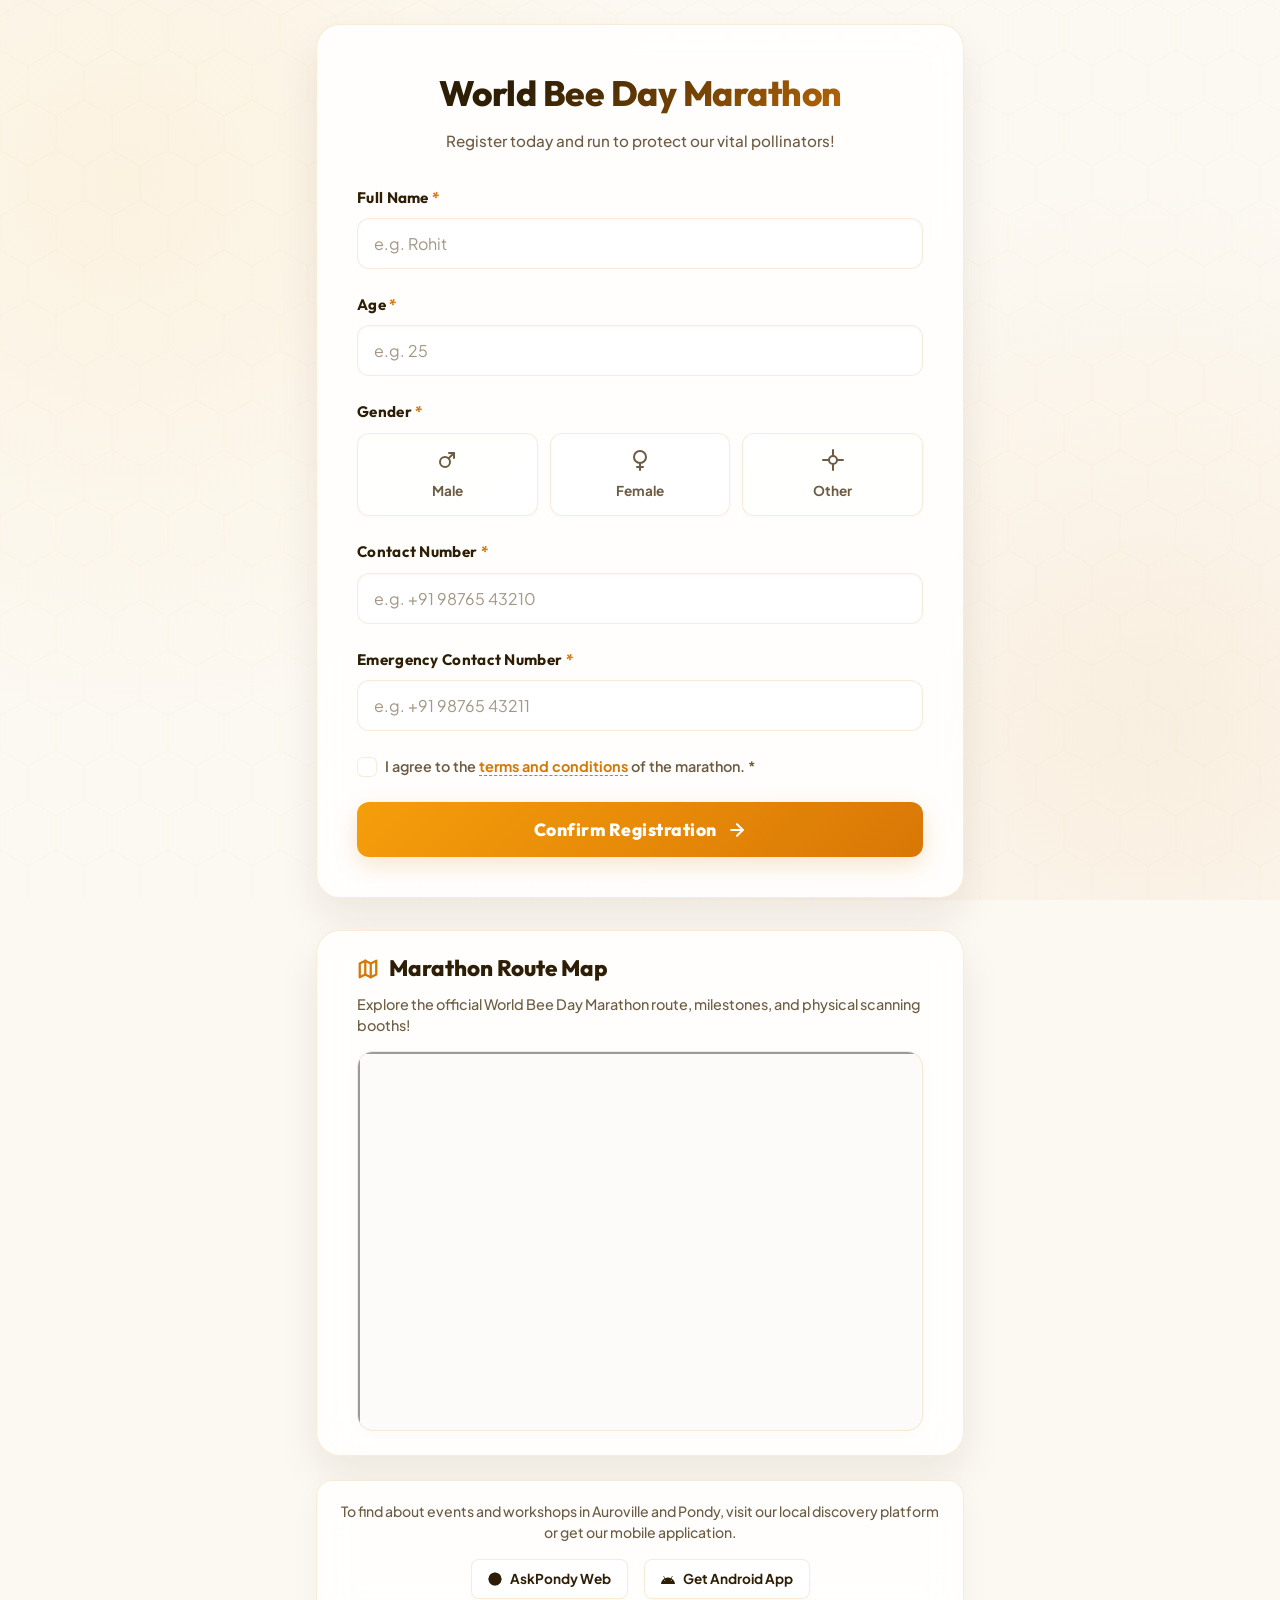
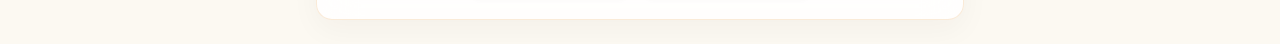
<file: index.html>
<!DOCTYPE html>
<html lang="en">

<head>
  <meta charset="UTF-8">
  <meta name="viewport" content="width=device-width, initial-scale=1.0">
  <title>World Bee Day Marathon Registration 2026</title>
  <link rel="stylesheet" href="css/style.css">
</head>

<body>

  <div class="container">
    <!-- Registration Form Card -->
    <div class="card" id="form-card">
      <div class="form-content">
        <div class="form-header">
          <!-- Detect and display booth if scanned from QR code -->
          <div id="booth-tag" class="booth-badge"
            style="display: none; position: static; margin: 0 auto 16px; width: fit-content;">
            <svg width="14" height="14" viewBox="0 0 24 24" fill="none" stroke="currentColor" stroke-width="2.5"
              stroke-linecap="round" stroke-linejoin="round">
              <path d="M4 15s1-1 4-1 5 2 8 2 4-1 4-1V3s-1 1-4 1-5-2-8-2-4 1-4 1z"></path>
              <line x1="4" y1="22" x2="4" y2="15"></line>
            </svg>
            <span id="booth-name">Booth Registration</span>
          </div>
          <h1>World Bee Day Marathon</h1>
          <p>Register today and run to protect our vital pollinators!</p>
        </div>

        <form id="registration-form" novalidate>
          <!-- Hidden Fields -->
          <input type="hidden" name="booth_id" id="booth_id" value="">
          <input type="hidden" name="gender" id="gender_input" value="" required>

          <!-- Full Name -->
          <div class="form-group">
            <label class="form-label" for="full_name">Full Name <span>*</span></label>
            <div class="input-wrapper">
              <input type="text" id="full_name" name="fullName" class="form-input" placeholder="e.g. Rohit" required>
            </div>
            <div class="error-msg" id="error-fullName">Please enter your full name.</div>
          </div>

          <!-- Age -->
          <div class="form-group">
            <label class="form-label" for="age">Age <span>*</span></label>
            <div class="input-wrapper">
              <input type="number" id="age" name="age" class="form-input" placeholder="e.g. 25" min="5" max="100"
                required>
            </div>
            <div class="error-msg" id="error-age">Please enter a valid age between 5 and 100.</div>
          </div>

          <!-- Gender -->
          <div class="form-group">
            <label class="form-label">Gender <span>*</span></label>
            <div class="gender-options">
              <!-- Male Card -->
              <div class="gender-card" data-value="Male" onclick="selectGender('Male')">
                <svg viewBox="0 0 24 24" stroke="currentColor" stroke-width="2" fill="none" stroke-linecap="round"
                  stroke-linejoin="round">
                  <circle cx="10" cy="14" r="5"></circle>
                  <line x1="19" y1="5" x2="13.6" y2="10.4"></line>
                  <polyline points="14 5 19 5 19 10"></polyline>
                </svg>
                <span>Male</span>
              </div>
              <!-- Female Card -->
              <div class="gender-card" data-value="Female" onclick="selectGender('Female')">
                <svg viewBox="0 0 24 24" stroke="currentColor" stroke-width="2" fill="none" stroke-linecap="round"
                  stroke-linejoin="round">
                  <circle cx="12" cy="9" r="6"></circle>
                  <line x1="12" y1="15" x2="12" y2="22"></line>
                  <line x1="9" y1="19" x2="15" y2="19"></line>
                </svg>
                <span>Female</span>
              </div>
              <!-- Other Card -->
              <div class="gender-card" data-value="Other" onclick="selectGender('Other')">
                <svg viewBox="0 0 24 24" stroke="currentColor" stroke-width="2" fill="none" stroke-linecap="round"
                  stroke-linejoin="round">
                  <circle cx="12" cy="12" r="4"></circle>
                  <line x1="12" y1="2" x2="12" y2="8"></line>
                  <line x1="12" y1="16" x2="12" y2="22"></line>
                  <line x1="2" y1="12" x2="8" y2="12"></line>
                  <line x1="16" y1="12" x2="22" y2="12"></line>
                </svg>
                <span>Other</span>
              </div>
            </div>
            <div class="error-msg" id="error-gender" style="margin-top: 8px;">Please select your gender.</div>
          </div>

          <!-- Contact Number -->
          <div class="form-group">
            <label class="form-label" for="contact_number">Contact Number <span>*</span></label>
            <div class="input-wrapper">
              <input type="tel" id="contact_number" name="contactNumber" class="form-input"
                placeholder="e.g. +91 98765 43210" required>
            </div>
            <div class="error-msg" id="error-contactNumber">Please enter a valid 10-digit contact number.</div>
          </div>

          <!-- Emergency Contact Number -->
          <div class="form-group">
            <label class="form-label" for="emergency_contact">Emergency Contact Number <span>*</span></label>
            <div class="input-wrapper">
              <input type="tel" id="emergency_contact" name="emergencyContact" class="form-input"
                placeholder="e.g. +91 98765 43211" required>
            </div>
            <div class="error-msg" id="error-emergencyContact">Please enter a valid 10-digit emergency contact number.
            </div>
          </div>

          <!-- Terms & Conditions Checkbox -->
          <div class="form-group">
            <label class="checkbox-container">
              <input type="checkbox" id="terms" name="agreedToTerms" required>
              <span class="checkmark"></span>
              <span class="terms-text">I agree to the <span class="terms-link" onclick="openModal(event)">terms and
                  conditions</span> of the marathon. *</span>
            </label>
            <div class="error-msg" id="error-terms">You must agree to the terms and conditions to register.</div>
          </div>

          <!-- Submit Button -->
          <button type="submit" class="submit-btn" id="submit-btn">
            <span id="btn-text">Confirm Registration</span>
            <svg id="btn-icon" viewBox="0 0 24 24" fill="none" stroke="currentColor" stroke-width="2.5"
              stroke-linecap="round" stroke-linejoin="round">
              <line x1="5" y1="12" x2="19" y2="12"></line>
              <polyline points="12 5 19 12 12 19"></polyline>
            </svg>
            <div id="btn-spinner" class="spinner" style="display: none;"></div>
          </button>
        </form>
      </div>
    </div>

    <!-- Success Screen (Hidden by Default) -->
    <div class="card success-container" id="success-card">
      <div class="success-icon-wrapper">
        <div class="success-hexagon"></div>
        <svg viewBox="0 0 24 24" fill="none" stroke="currentColor" stroke-width="3" stroke-linecap="round"
          stroke-linejoin="round">
          <polyline points="20 6 9 17 4 12"></polyline>
        </svg>
      </div>

      <h2 class="success-title">Registration Confirmed!</h2>
      <p class="success-desc">Thank you for joining the swarm! Your registration for the World Bee Day Marathon is
        successfully saved.</p>

      <div class="success-details">
        <div class="success-row">
          <span class="success-label">Participant:</span>
          <span class="success-val" id="summary-name">-</span>
        </div>
        <div class="success-row">
          <span class="success-label">Age & Gender:</span>
          <span class="success-val" id="summary-age-gender">-</span>
        </div>
        <div class="success-row">
          <span class="success-label">Contact:</span>
          <span class="success-val" id="summary-contact">-</span>
        </div>
        <div class="success-row" id="summary-booth-row" style="display: none;">
          <span class="success-label">Registration Point:</span>
          <span class="success-val success-badge" id="summary-booth">-</span>
        </div>
      </div>

      <button class="reset-btn" onclick="resetForm()">Register Another Person</button>
    </div>

    <!-- Marathon Route Map Card -->
    <div class="card" id="map-card" style="margin-top: 8px;">
      <div class="map-card-content">
        <div style="display: flex; align-items: center; gap: 10px; margin-bottom: 12px;">
          <svg width="22" height="22" viewBox="0 0 24 24" fill="none" stroke="var(--primary-amber)" stroke-width="2.5"
            stroke-linecap="round" stroke-linejoin="round" style="flex-shrink: 0;">
            <polygon points="3 6 9 3 15 6 21 3 21 18 15 21 9 18 3 21"></polygon>
            <line x1="9" y1="3" x2="9" y2="18"></line>
            <line x1="15" y1="6" x2="15" y2="21"></line>
          </svg>
          <h2
            style="font-family: var(--font-heading); font-weight: 800; font-size: 1.4rem; color: var(--text-primary); margin: 0; line-height: 1.2;">
            Marathon Route Map</h2>
        </div>
        <p
          style="color: var(--text-muted); font-size: 0.9rem; margin-bottom: 16px; font-weight: 500; line-height: 1.4;">
          Explore the official World Bee Day Marathon route, milestones, and physical scanning booths!
        </p>
        <div class="map-wrapper"
          style="position: relative; width: 100%; border: 1.5px solid var(--glass-border); border-radius: 16px; overflow: hidden; height: 380px; box-shadow: 0 4px 15px rgba(46, 30, 5, 0.02); background: rgba(0,0,0,0.01);">
          <iframe
            src="https://www.google.com/maps/d/u/0/embed?mid=1MDeVDLifvl3CNzrxSSILbDS3KnuZ-M0&ehbc=2E312F&noprof=1"
            width="640" height="480"></iframe>
        </div>
      </div>
    </div>

    <!-- Footer Information Section -->
    <div class="footer-info">
      <p>To find about events and workshops in Auroville and Pondy, visit our local discovery platform or get our mobile
        application.</p>
      <div class="footer-links">
        <a href="https://askpondy.com" target="_blank" rel="noopener" class="footer-link-btn">
          <!-- Web Icon -->
          <svg viewBox="0 0 24 24" fill="none" stroke="currentColor" stroke-width="2.5" stroke-linecap="round"
            stroke-linejoin="round" style="width: 14px; height: 14px;">
            <circle cx="12" cy="12" r="10"></circle>
            <line x1="2" y1="12" x2="22" y2="12"></line>
            <path d="M12 2a15.3 15.3 0 0 1 4 10 15.3 15.3 0 0 1-4 10 15.3 15.3 0 0 1-4-10 15.3 15.3 0 0 1 4-10z"></path>
          </svg>
          <span>AskPondy Web</span>
        </a>
        <a href="https://play.google.com/store/apps/details?id=com.askpondy.app" target="_blank" rel="noopener"
          class="footer-link-btn">
          <!-- Android Icon -->
          <svg viewBox="0 0 24 24" fill="currentColor" style="width: 14px; height: 14px;">
            <path
              d="M17.523 15.3414C17.0601 15.3414 16.6853 14.9665 16.6853 14.5036C16.6853 14.0407 17.0601 13.6659 17.523 13.6659C17.9859 13.6659 18.3607 14.0407 18.3607 14.5036C18.3607 14.9665 17.9859 15.3414 17.523 15.3414ZM6.47699 15.3414C6.0141 15.3414 5.63927 14.9665 5.63927 14.5036C5.63927 14.0407 6.0141 13.6659 6.47699 13.6659C6.93988 13.6659 7.31471 14.0407 7.31471 14.5036C7.31471 14.9665 6.93988 15.3414 6.47699 15.3414ZM17.9622 10.9859L19.9877 7.47761C20.1373 7.21855 20.0485 6.88701 19.7894 6.73739C19.5303 6.58778 19.1988 6.6766 19.0492 6.93566L16.9853 10.5106C15.5457 9.85596 13.8821 9.49301 12 9.49301C10.1179 9.49301 8.45427 9.85596 7.01471 10.5106L4.95079 6.93566C4.80118 6.6766 4.46964 6.58778 4.21058 6.73739C3.95152 6.88701 3.8627 7.21855 4.01231 7.47761L6.0378 10.9859C2.55395 12.8715 0.170685 16.4026 0 20.5746H24C23.8293 16.4026 21.446 12.8715 17.9622 10.9859Z" />
          </svg>
          <span>Get Android App</span>
        </a>
      </div>
    </div>
  </div>

  <!-- Terms and Conditions Modal -->
  <div id="terms-modal" class="modal">
    <div class="modal-content">
      <div class="modal-header">
        <h3>Terms & Conditions</h3>
        <button class="close-modal" onclick="closeModal()">&times;</button>
      </div>
      <div class="modal-body">
        <p style="font-weight: 600; color: var(--text-primary); margin-bottom: 8px;">For your World Bee Day Marathon
          2026, the following terms and conditions apply:</p>

        <ol
          style="margin-left: 20px; display: flex; flex-direction: column; gap: 14px; color: var(--text-muted); padding-left: 10px;">
          <li>
            <strong style="color: var(--text-primary);">Participation is voluntary:</strong>
            <p style="margin-top: 4px; font-size: 0.88rem;">Participants join the marathon at their own responsibility.
            </p>
          </li>
          <li>
            <strong style="color: var(--text-primary);">Medical Fitness:</strong>
            <p style="margin-top: 4px; font-size: 0.88rem;">Participants should be medically fit for running.</p>
          </li>
          <li>
            <strong style="color: var(--text-primary);">Limitation of Liability:</strong>
            <p style="margin-top: 4px; font-size: 0.88rem;">Organizers are not responsible for injuries, accidents, loss
              of belongings, personal loss, or health issues during the event.</p>
          </li>
          <li>
            <strong style="color: var(--text-primary);">Discipline & Route Guidelines:</strong>
            <p style="margin-top: 4px; font-size: 0.88rem;">Participants must maintain discipline and follow volunteer,
              traffic, and route instructions throughout the route.</p>
          </li>
          <li>
            <strong style="color: var(--text-primary);">Media & Publicity Consent:</strong>
            <p style="margin-top: 4px; font-size: 0.88rem;">By registering, participants agree to allow event
              photographs/videos taken during the event to be used for publicity or promotional purposes.</p>
          </li>
          <li>
            <strong style="color: var(--text-primary);">Event Modifications:</strong>
            <p style="margin-top: 4px; font-size: 0.88rem;">The organizer reserves the right to make route or timing
              changes if necessary due to weather or government instructions.</p>
          </li>
        </ol>
      </div>
      <div class="modal-footer">
        <button class="modal-btn" onclick="acceptTerms()">I Agree & Close</button>
      </div>
    </div>
  </div>

  <!-- Load JS Logic -->
  <script src="js/app.js"></script>
</body>

</html>
</file>
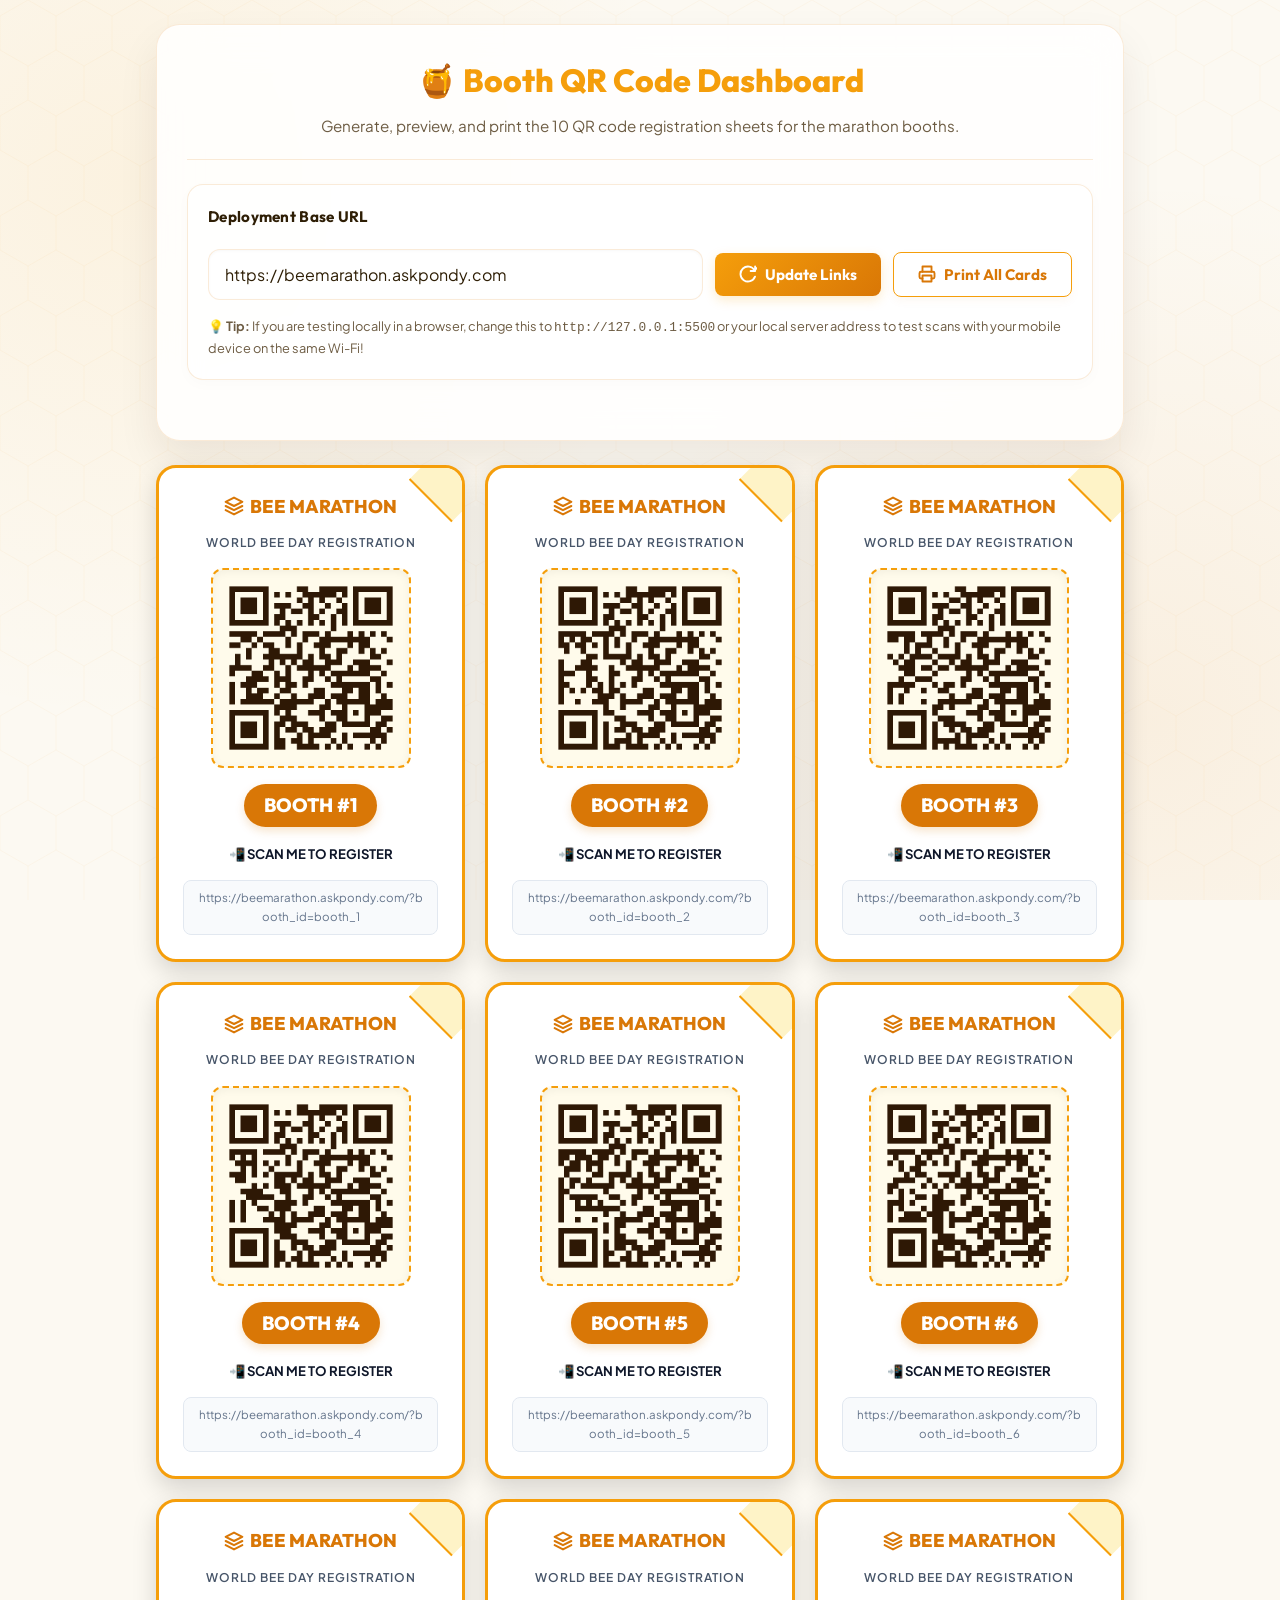
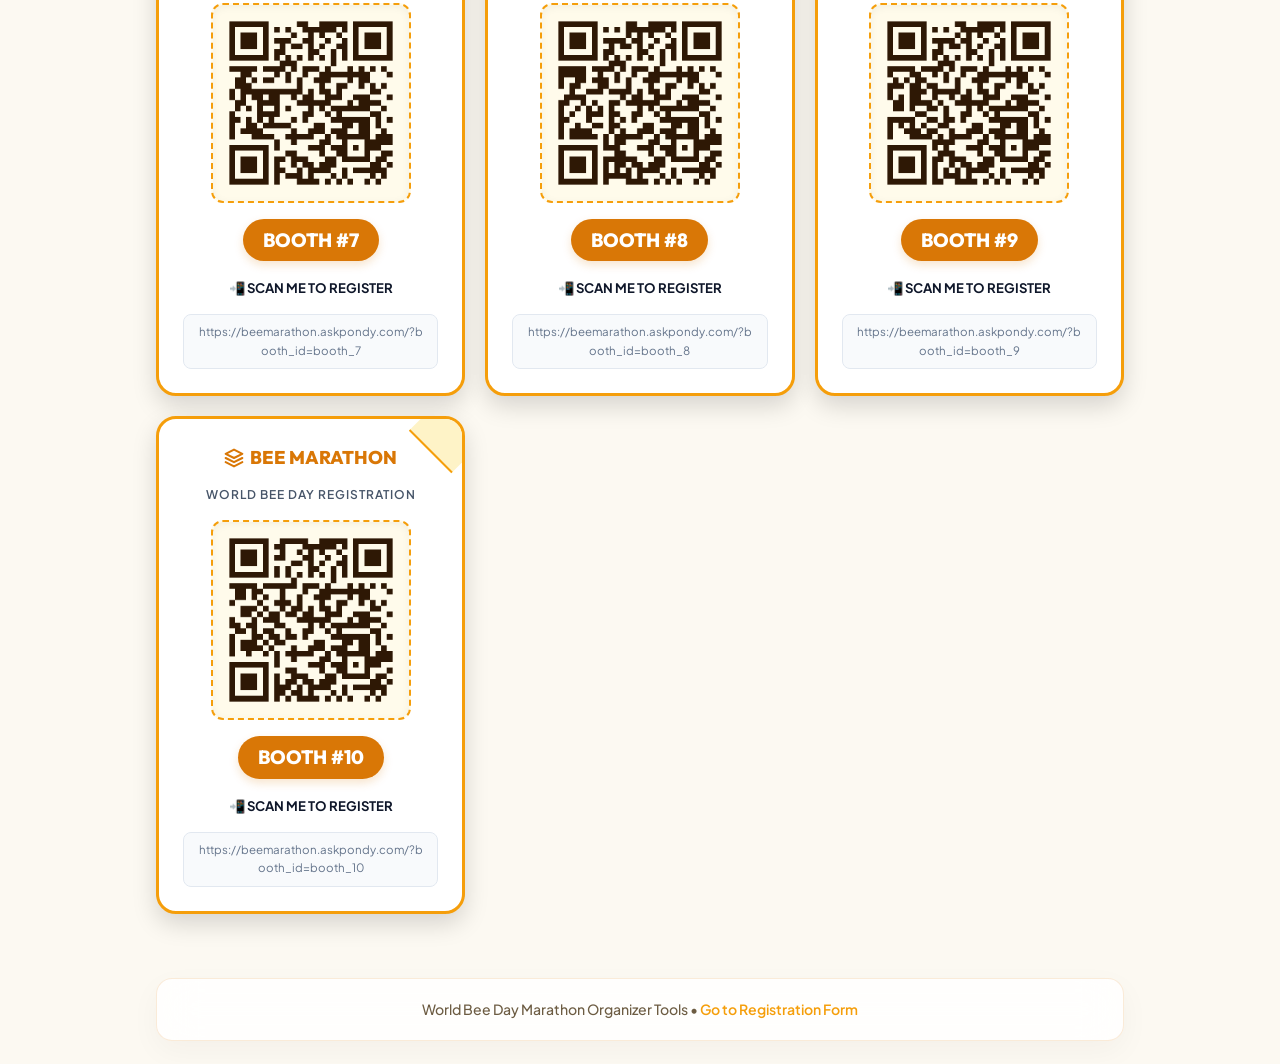
<file: qr-generator.html>
<!DOCTYPE html>
<html lang="en">
<head>
  <meta charset="UTF-8">
  <meta name="viewport" content="width=device-width, initial-scale=1.0">
  <title>World Bee Day Marathon - QR Code Generator</title>
  <link rel="stylesheet" href="css/style.css">
  <style>
    /* Admin dashboard specific overrides */
    .admin-header {
      text-align: center;
      margin-bottom: 24px;
      padding-bottom: 20px;
      border-bottom: 1px solid var(--glass-border);
    }
    .admin-header h1 {
      font-family: var(--font-heading);
      font-weight: 800;
      color: var(--primary-gold);
      margin-bottom: 8px;
    }
    .admin-header p {
      color: var(--text-muted);
      font-size: 0.95rem;
    }
    .config-box {
      background: rgba(255, 255, 255, 0.75);
      border: 1.5px solid var(--glass-border);
      border-radius: 16px;
      padding: 20px;
      margin-bottom: 30px;
      display: flex;
      flex-direction: column;
      gap: 12px;
      box-shadow: 0 4px 15px rgba(46, 30, 5, 0.02);
    }
    .config-row {
      display: flex;
      gap: 12px;
      align-items: center;
    }
    .config-row input {
      flex: 1;
    }
    .btn-action {
      background: linear-gradient(135deg, var(--primary-gold) 0%, var(--primary-amber) 100%);
      border: none;
      border-radius: 8px;
      padding: 12px 24px;
      color: #FFFFFF;
      font-family: var(--font-heading);
      font-weight: 700;
      font-size: 0.95rem;
      cursor: pointer;
      display: flex;
      align-items: center;
      gap: 8px;
      transition: var(--transition-smooth);
      box-shadow: 0 4px 12px rgba(245, 158, 11, 0.2);
    }
    .btn-action:hover {
      transform: translateY(-1px);
      box-shadow: 0 6px 16px rgba(245, 158, 11, 0.3);
    }
    .qr-grid {
      display: grid;
      grid-template-columns: repeat(auto-fit, minmax(280px, 1fr));
      gap: 20px;
      margin-bottom: 40px;
    }
    .qr-card {
      background: #FFFFFF;
      color: #0F172A;
      border: 3px solid #F59E0B;
      border-radius: 20px;
      padding: 24px;
      text-align: center;
      display: flex;
      flex-direction: column;
      align-items: center;
      gap: 16px;
      box-shadow: 0 10px 25px rgba(0,0,0,0.15);
      position: relative;
      overflow: hidden;
    }
    /* Honeycomb corner accent on white card */
    .qr-card::before {
      content: "";
      position: absolute;
      top: -20px;
      right: -20px;
      width: 60px;
      height: 60px;
      background: #FEF3C7;
      transform: rotate(45deg);
      z-index: 1;
      border-bottom: 2px solid #F59E0B;
    }
    .qr-brand {
      font-family: var(--font-heading);
      font-weight: 800;
      font-size: 1.15rem;
      color: #D97706;
      display: flex;
      align-items: center;
      gap: 6px;
      margin-bottom: -4px;
    }
    .qr-subbrand {
      font-size: 0.75rem;
      font-weight: 600;
      color: #475569;
      text-transform: uppercase;
      letter-spacing: 1px;
    }
    .qr-image-wrapper {
      background: #FFFBEB;
      border: 2px dashed #F59E0B;
      border-radius: 12px;
      padding: 16px;
      display: flex;
      align-items: center;
      justify-content: center;
      width: 200px;
      height: 200px;
      box-shadow: inset 0 2px 8px rgba(0,0,0,0.05);
    }
    .qr-image {
      width: 100%;
      height: 100%;
      object-fit: contain;
    }
    .qr-booth-badge {
      background: #D97706;
      color: #FFFFFF;
      font-family: var(--font-heading);
      font-weight: 800;
      font-size: 1.2rem;
      padding: 6px 20px;
      border-radius: 50px;
      box-shadow: 0 4px 10px rgba(217, 119, 6, 0.2);
    }
    .qr-link {
      font-size: 0.72rem;
      color: #64748B;
      word-break: break-all;
      background: #F8FAFC;
      padding: 8px 12px;
      border-radius: 8px;
      width: 100%;
      border: 1px solid #E2E8F0;
    }
    .qr-instruction {
      font-size: 0.82rem;
      font-weight: 700;
      color: #0F172A;
    }

    /* Print styles */
    @media print {
      body {
        background: #FFFFFF !important;
        color: #000000 !important;
        padding: 0 !important;
      }
      body::before {
        display: none !important;
      }
      .container {
        max-width: 100% !important;
        padding: 0 !important;
      }
      .admin-controls, .footer-info {
        display: none !important;
      }
      .qr-grid {
        display: grid !important;
        grid-template-columns: repeat(2, 1fr) !important;
        gap: 20px !important;
      }
      .qr-card {
        box-shadow: none !important;
        border: 2px solid #D97706 !important;
        page-break-inside: avoid;
        margin-bottom: 20px;
      }
      .qr-link {
        border-color: #CBD5E1 !important;
      }
    }
  </style>
</head>
<body>

  <div class="container" style="max-width: 1000px;">
    <!-- Dashboard Controls -->
    <div class="card admin-controls" style="padding: 30px;">
      <div class="admin-header">
        <h1>🍯 Booth QR Code Dashboard</h1>
        <p>Generate, preview, and print the 10 QR code registration sheets for the marathon booths.</p>
      </div>

      <div class="config-box">
        <label class="form-label" for="base_url">Deployment Base URL</label>
        <div class="config-row">
          <input type="url" id="base_url" class="form-input" value="https://beemarathon.askpondy.com" placeholder="e.g. https://beemarathon.askpondy.com">
          <button class="btn-action" onclick="updateQRCodes()">
            <!-- Refresh Icon -->
            <svg width="18" height="18" viewBox="0 0 24 24" fill="none" stroke="currentColor" stroke-width="2.5" stroke-linecap="round" stroke-linejoin="round"><path d="M21.5 2v6h-6M21.34 15.57a10 10 0 1 1-.57-8.38l5.67-5.67"></path></svg>
            <span>Update Links</span>
          </button>
          <button class="btn-action" style="background: #FFFFFF; color: var(--primary-amber); border: 1.5px solid var(--primary-gold); box-shadow: 0 4px 10px rgba(217, 119, 6, 0.05);" onclick="window.print()">
            <!-- Print Icon -->
            <svg width="18" height="18" viewBox="0 0 24 24" fill="none" stroke="currentColor" stroke-width="2.5" stroke-linecap="round" stroke-linejoin="round"><polyline points="6 9 6 2 18 2 18 9"></polyline><path d="M6 18H4a2 2 0 0 1-2-2v-5a2 2 0 0 1 2-2h16a2 2 0 0 1 2 2v5a2 2 0 0 1-2 2h-2"></path><rect x="6" y="14" width="12" height="8"></rect></svg>
            <span>Print All Cards</span>
          </button>
        </div>
        <p style="color: var(--text-muted); font-size: 0.8rem; margin-top: 4px;">
          💡 <strong>Tip:</strong> If you are testing locally in a browser, change this to <code>http://127.0.0.1:5500</code> or your local server address to test scans with your mobile device on the same Wi-Fi!
        </p>
      </div>
    </div>

    <!-- QR Code Cards Grid -->
    <div class="qr-grid" id="qr-grid-container">
      <!-- Generated via JS -->
    </div>

    <!-- Info Footer -->
    <div class="footer-info">
      <p>World Bee Day Marathon Organizer Tools • <a href="index.html" style="color: var(--primary-gold); text-decoration: none; font-weight: 600;">Go to Registration Form</a></p>
    </div>
  </div>

  <script>
    // Generate the 10 QR code cards on load
    document.addEventListener('DOMContentLoaded', () => {
      generateQRGrid();
    });

    function generateQRGrid() {
      const container = document.getElementById('qr-grid-container');
      const baseUrlInput = document.getElementById('base_url');
      const rawBaseUrl = baseUrlInput.value.trim() || 'https://beemarathon.askpondy.com';
      
      // Clean up base URL (remove trailing slash)
      const baseUrl = rawBaseUrl.endsWith('/') ? rawBaseUrl.slice(0, -1) : rawBaseUrl;
      
      container.innerHTML = '';
      
      for (let i = 1; i <= 10; i++) {
        const boothId = `booth_${i}`;
        const targetUrl = `${baseUrl}/?booth_id=${boothId}`;
        
        // Default to local pre-saved high-resolution QR codes (no API calls needed)
        let qrImageUrl = `assets/qr/${boothId}.png`;
        
        // Fallback to the live API dynamically in real-time if the base URL is customized
        if (baseUrl !== 'https://beemarathon.askpondy.com') {
          qrImageUrl = `https://api.qrserver.com/v1/create-qr-code/?size=500x500&color=2e1805&bgcolor=fffbeb&data=${encodeURIComponent(targetUrl)}`;
        }
        
        const card = document.createElement('div');
        card.className = 'qr-card';
        card.innerHTML = `
          <div class="qr-brand">
            <svg width="20" height="20" viewBox="0 0 24 24" fill="none" stroke="currentColor" stroke-width="2.5" stroke-linecap="round" stroke-linejoin="round" style="stroke: #D97706;"><path d="M12 2L2 7l10 5 10-5-10-5zM2 17l10 5 10-5M2 12l10 5 10-5"></path></svg>
            <span>BEE MARATHON</span>
          </div>
          <div class="qr-subbrand">World Bee Day Registration</div>
          
          <div class="qr-image-wrapper">
            <img class="qr-image" src="${qrImageUrl}" alt="QR Code for Booth ${i}" loading="lazy">
          </div>
          
          <div class="qr-booth-badge">BOOTH #${i}</div>
          
          <div class="qr-instruction">📲 SCAN ME TO REGISTER</div>
          
          <div class="qr-link">${targetUrl}</div>
        `;
        
        container.appendChild(card);
      }
    }

    function updateQRCodes() {
      const baseUrlInput = document.getElementById('base_url');
      if (!baseUrlInput.value.trim()) {
        alert("Please enter a valid base URL");
        return;
      }
      generateQRGrid();
    }
  </script>
</body>
</html>
</file>
<file: css/style.css>
@import url('https://fonts.googleapis.com/css2?family=Outfit:wght@300;400;500;600;700;800&family=Plus+Jakarta+Sans:wght@300;400;500;600;700&display=swap');

:root {
  /* Color Palette - Honey & Cream Light Theme */
  --primary-gold: #F59E0B;
  --primary-amber: #D97706;
  --primary-light: #FEF3C7;
  --bg-base: #FCF9F2;
  --bg-card: rgba(255, 255, 255, 0.85);
  --text-primary: #2E1E05; /* Deep slate-brown for rich contrast */
  --text-muted: #6D5C43;    /* Warm slate-brown for helper text */
  --success: #10B981;
  --error: #EF4444;
  --glass-border: rgba(217, 119, 6, 0.15);
  --glass-border-focus: rgba(245, 158, 11, 0.5);
  --input-bg: rgba(255, 255, 255, 0.9);
  --font-heading: 'Outfit', sans-serif;
  --font-body: 'Plus Jakarta Sans', sans-serif;
  --transition-smooth: all 0.35s cubic-bezier(0.4, 0, 0.2, 1);
  --card-shadow: 0 20px 40px rgba(46, 30, 5, 0.08),
                 inset 0 1px 0 rgba(255, 255, 255, 0.6);
}

* {
  box-sizing: border-box;
  margin: 0;
  padding: 0;
}

body {
  font-family: var(--font-body);
  background-color: var(--bg-base);
  color: var(--text-primary);
  min-height: 100vh;
  display: flex;
  flex-direction: column;
  align-items: center;
  justify-content: center;
  position: relative;
  overflow-x: hidden;
  line-height: 1.6;
}

/* Honeycomb Background Pattern - Warm Gold stroke */
body::before {
  content: "";
  position: fixed;
  top: 0;
  left: 0;
  width: 100%;
  height: 100%;
  z-index: -1;
  background-color: var(--bg-base);
  background-image: 
    radial-gradient(circle at 10% 20%, rgba(245, 158, 11, 0.08) 0%, transparent 40%),
    radial-gradient(circle at 90% 80%, rgba(217, 119, 6, 0.08) 0%, transparent 40%),
    /* SVG Honeycomb Pattern */
    url("data:image/svg+xml,%3Csvg xmlns='http://www.w3.org/2000/svg' width='56' height='100' viewBox='0 0 56 100'%3E%3Cpath d='M28 66L0 50L0 16L28 0L56 16L56 50L28 66L28 100' fill='none' stroke='%23d97706' stroke-width='1' stroke-opacity='0.04'/%3E%3C/svg%3E");
  background-attachment: fixed;
}

/* App Container */
.container {
  width: 100%;
  max-width: 680px;
  padding: 24px 16px;
  display: flex;
  flex-direction: column;
  gap: 24px;
}

/* Card Styling - Glassmorphism Light */
.card {
  background: var(--bg-card);
  border: 1.5px solid var(--glass-border);
  backdrop-filter: blur(20px);
  -webkit-backdrop-filter: blur(20px);
  border-radius: 24px;
  overflow: hidden;
  box-shadow: var(--card-shadow);
  transition: var(--transition-smooth);
}

.card:hover {
  border-color: rgba(217, 119, 6, 0.28);
  box-shadow: 0 20px 45px rgba(217, 119, 6, 0.06), 0 20px 40px rgba(46, 30, 5, 0.1);
}

/* Booth Tag - Floating Pill */
.booth-badge {
  background: var(--primary-gold);
  color: #FFFFFF;
  font-family: var(--font-heading);
  font-weight: 700;
  font-size: 0.85rem;
  padding: 6px 14px;
  border-radius: 50px;
  display: flex;
  align-items: center;
  gap: 6px;
  box-shadow: 0 4px 12px rgba(245, 158, 11, 0.25);
  animation: pulse 2s infinite;
  z-index: 10;
  letter-spacing: 0.5px;
}

@keyframes pulse {
  0% { transform: scale(1); }
  50% { transform: scale(1.05); }
  100% { transform: scale(1); }
}

/* Form Content */
.form-content {
  padding: 40px;
}

@media (max-width: 480px) {
  .form-content {
    padding: 28px 20px;
  }
}

.form-header {
  margin-bottom: 32px;
  text-align: center;
}

.form-header h1 {
  font-family: var(--font-heading);
  font-weight: 800;
  font-size: 2.2rem;
  background: linear-gradient(135deg, var(--text-primary) 30%, var(--primary-amber) 100%);
  -webkit-background-clip: text;
  -webkit-text-fill-color: transparent;
  margin-bottom: 8px;
  letter-spacing: -0.5px;
}

.form-header p {
  color: var(--text-muted);
  font-size: 0.95rem;
  font-weight: 500;
}

/* Input Fields & Labels */
.form-group {
  margin-bottom: 24px;
  position: relative;
}

.form-label {
  display: block;
  font-family: var(--font-heading);
  font-weight: 700;
  font-size: 0.95rem;
  color: var(--text-primary);
  margin-bottom: 8px;
  letter-spacing: 0.3px;
}

.form-label span {
  color: var(--primary-amber);
}

.input-wrapper {
  position: relative;
}

.form-input {
  width: 100%;
  font-family: var(--font-body);
  background: var(--input-bg);
  border: 1.5px solid var(--glass-border);
  border-radius: 12px;
  padding: 14px 16px;
  font-size: 1rem;
  color: var(--text-primary);
  outline: none;
  transition: var(--transition-smooth);
  box-shadow: inset 0 1px 3px rgba(46, 30, 5, 0.03);
}

.form-input:focus {
  border-color: var(--primary-gold);
  background: #FFFFFF;
  box-shadow: 0 0 12px rgba(245, 158, 11, 0.2), inset 0 1px 2px rgba(0,0,0,0.02);
}

.form-input::placeholder {
  color: #A39684;
}

/* Gender Custom Selection */
.gender-options {
  display: grid;
  grid-template-columns: repeat(3, 1fr);
  gap: 12px;
}

.gender-card {
  background: rgba(255, 255, 255, 0.6);
  border: 1.5px solid var(--glass-border);
  border-radius: 12px;
  padding: 14px;
  text-align: center;
  cursor: pointer;
  transition: var(--transition-smooth);
  display: flex;
  flex-direction: column;
  align-items: center;
  justify-content: center;
  gap: 8px;
  box-shadow: 0 2px 4px rgba(46, 30, 5, 0.02);
}

.gender-card:hover {
  border-color: rgba(217, 119, 6, 0.3);
  background: rgba(255, 255, 255, 0.9);
  transform: translateY(-2px);
}

.gender-card.active {
  border-color: var(--primary-amber);
  background: var(--primary-light);
  box-shadow: 0 4px 12px rgba(245, 158, 11, 0.15);
}

.gender-card svg {
  width: 24px;
  height: 24px;
  stroke: var(--text-muted);
  fill: none;
  transition: var(--transition-smooth);
}

.gender-card.active svg {
  stroke: var(--primary-amber);
  transform: scale(1.1);
}

.gender-card span {
  font-size: 0.85rem;
  font-weight: 700;
  color: var(--text-muted);
  transition: var(--transition-smooth);
}

.gender-card.active span {
  color: var(--primary-amber);
}

/* Terms & Conditions Checkbox styling */
.checkbox-container {
  display: block;
  position: relative;
  padding-left: 28px;
  margin-bottom: 12px;
  cursor: pointer;
  font-size: 0.92rem;
  user-select: none;
  font-weight: 600;
}

.checkbox-container input {
  position: absolute;
  opacity: 0;
  cursor: pointer;
  height: 0;
  width: 0;
}

.checkmark {
  position: absolute;
  top: 2px;
  left: 0;
  height: 20px;
  width: 20px;
  background-color: var(--input-bg);
  border: 1.5px solid var(--glass-border);
  border-radius: 6px;
  transition: var(--transition-smooth);
}

.checkbox-container:hover input ~ .checkmark {
  border-color: rgba(217, 119, 6, 0.4);
}

.checkbox-container input:checked ~ .checkmark {
  background-color: var(--primary-gold);
  border-color: var(--primary-gold);
}

.checkmark:after {
  content: "";
  position: absolute;
  display: none;
}

.checkbox-container input:checked ~ .checkmark:after {
  display: block;
}

.checkbox-container .checkmark:after {
  left: 6px;
  top: 2.5px;
  width: 5px;
  height: 9px;
  border: solid #FFFFFF;
  border-width: 0 2.5px 2.5px 0;
  transform: rotate(45deg);
}

.terms-text {
  color: var(--text-muted);
  font-size: 0.9rem;
  line-height: 1.4;
}

.terms-link {
  color: var(--primary-amber);
  text-decoration: none;
  font-weight: 700;
  border-bottom: 1px dashed var(--primary-amber);
  cursor: pointer;
  transition: var(--transition-smooth);
}

.terms-link:hover {
  color: var(--primary-gold);
  border-bottom-color: var(--primary-gold);
}

/* Submit Button */
.submit-btn {
  width: 100%;
  background: linear-gradient(135deg, var(--primary-gold) 0%, var(--primary-amber) 100%);
  border: none;
  outline: none;
  border-radius: 12px;
  padding: 16px;
  color: #FFFFFF;
  font-family: var(--font-heading);
  font-weight: 800;
  font-size: 1.1rem;
  cursor: pointer;
  box-shadow: 0 8px 24px rgba(217, 119, 6, 0.2);
  display: flex;
  align-items: center;
  justify-content: center;
  gap: 10px;
  transition: var(--transition-smooth);
  margin-top: 24px;
  letter-spacing: 0.5px;
}

.submit-btn:hover {
  transform: translateY(-2px);
  box-shadow: 0 12px 28px rgba(217, 119, 6, 0.3);
  background: linear-gradient(135deg, #FBBF24 0%, var(--primary-gold) 100%);
}

.submit-btn:active {
  transform: translateY(0);
}

.submit-btn svg {
  width: 20px;
  height: 20px;
  stroke: #FFFFFF;
  transition: var(--transition-smooth);
}

.submit-btn:hover svg {
  transform: translateX(4px);
}

/* Footer Info Container - Light */
.footer-info {
  text-align: center;
  background: var(--bg-card);
  border: 1.5px solid var(--glass-border);
  backdrop-filter: blur(20px);
  border-radius: 16px;
  padding: 20px;
  display: flex;
  flex-direction: column;
  gap: 12px;
  box-shadow: 0 10px 30px rgba(46, 30, 5, 0.04);
}

.footer-info p {
  color: var(--text-muted);
  font-size: 0.88rem;
  line-height: 1.5;
  font-weight: 500;
}

.footer-links {
  display: flex;
  justify-content: center;
  gap: 16px;
  flex-wrap: wrap;
  margin-top: 4px;
}

.footer-link-btn {
  display: inline-flex;
  align-items: center;
  gap: 8px;
  background: rgba(255, 255, 255, 0.8);
  border: 1px solid rgba(217, 119, 6, 0.15);
  border-radius: 8px;
  padding: 8px 16px;
  color: var(--text-primary);
  font-size: 0.85rem;
  font-weight: 700;
  text-decoration: none;
  transition: var(--transition-smooth);
  box-shadow: 0 2px 4px rgba(46, 30, 5, 0.02);
}

.footer-link-btn:hover {
  background: var(--primary-light);
  border-color: var(--primary-gold);
  color: var(--primary-amber);
  transform: translateY(-1px);
}

.footer-link-btn svg {
  width: 16px;
  height: 16px;
  fill: currentColor;
}

/* Modal Dialog - Light Frosted */
.modal {
  display: none;
  position: fixed;
  top: 0;
  left: 0;
  width: 100%;
  height: 100%;
  z-index: 1000;
  background: rgba(46, 30, 5, 0.4);
  backdrop-filter: blur(8px);
  align-items: center;
  justify-content: center;
  opacity: 0;
  transition: opacity 0.3s ease;
}

.modal.open {
  display: flex;
  opacity: 1;
}

.modal-content {
  background: #FFFFFF;
  border: 1.5px solid var(--primary-gold);
  max-width: 500px;
  width: 90%;
  border-radius: 20px;
  box-shadow: 0 25px 50px rgba(46, 30, 5, 0.15);
  display: flex;
  flex-direction: column;
  max-height: 80vh;
  overflow: hidden;
  animation: modalSlide 0.3s cubic-bezier(0.34, 1.56, 0.64, 1);
}

@keyframes modalSlide {
  from { transform: scale(0.9) translateY(20px); }
  to { transform: scale(1) translateY(0); }
}

.modal-header {
  padding: 20px 24px;
  border-bottom: 1.5px solid var(--glass-border);
  display: flex;
  justify-content: space-between;
  align-items: center;
  background: var(--bg-base);
}

.modal-header h3 {
  font-family: var(--font-heading);
  font-weight: 800;
  color: var(--text-primary);
  font-size: 1.25rem;
}

.close-modal {
  background: none;
  border: none;
  color: var(--text-muted);
  cursor: pointer;
  font-size: 1.5rem;
  line-height: 1;
  transition: var(--transition-smooth);
}

.close-modal:hover {
  color: var(--primary-amber);
}

.modal-body {
  padding: 24px;
  overflow-y: auto;
  font-size: 0.92rem;
  color: var(--text-muted);
  display: flex;
  flex-direction: column;
  gap: 16px;
  scrollbar-width: thin;
  scrollbar-color: var(--primary-gold) rgba(0,0,0,0.05);
}

.modal-body::-webkit-scrollbar {
  width: 6px;
}

.modal-body::-webkit-scrollbar-thumb {
  background-color: var(--primary-gold);
  border-radius: 10px;
}

.modal-body h4 {
  color: var(--text-primary);
  margin-top: 8px;
}

.modal-footer {
  padding: 16px 24px;
  border-top: 1px solid var(--glass-border);
  display: flex;
  justify-content: flex-end;
  background: var(--bg-base);
}

.modal-btn {
  background: var(--primary-gold);
  border: none;
  border-radius: 8px;
  padding: 10px 20px;
  font-weight: 700;
  color: #FFFFFF;
  cursor: pointer;
  transition: var(--transition-smooth);
}

.modal-btn:hover {
  background: var(--primary-amber);
}

/* Success Screen - Light Honey */
.success-container {
  display: none;
  text-align: center;
  padding: 40px 30px;
  animation: fadeIn 0.5s ease forwards;
}

@keyframes fadeIn {
  from { opacity: 0; transform: translateY(10px); }
  to { opacity: 1; transform: translateY(0); }
}

.success-icon-wrapper {
  width: 80px;
  height: 80px;
  margin: 0 auto 24px;
  position: relative;
  display: flex;
  align-items: center;
  justify-content: center;
}

.success-hexagon {
  position: absolute;
  width: 100%;
  height: 100%;
  background: rgba(16, 185, 129, 0.15);
  border: 2px solid var(--success);
  transform: rotate(30deg);
  border-radius: 12px;
}

.success-icon-wrapper svg {
  width: 40px;
  height: 40px;
  stroke: var(--success);
  z-index: 2;
  animation: scaleIn 0.4s cubic-bezier(0.34, 1.56, 0.64, 1) forwards;
}

@keyframes scaleIn {
  from { transform: scale(0); }
  to { transform: scale(1); }
}

.success-title {
  font-family: var(--font-heading);
  font-weight: 800;
  font-size: 1.8rem;
  color: var(--text-primary);
  margin-bottom: 12px;
}

.success-desc {
  color: var(--text-muted);
  font-size: 1rem;
  margin-bottom: 30px;
  max-width: 400px;
  margin-left: auto;
  margin-right: auto;
}

.success-details {
  background: rgba(255, 255, 255, 0.8);
  border: 1.5px solid var(--glass-border);
  border-radius: 16px;
  padding: 20px;
  text-align: left;
  margin-bottom: 30px;
  display: flex;
  flex-direction: column;
  gap: 10px;
  box-shadow: 0 4px 10px rgba(46, 30, 5, 0.02);
}

.success-row {
  display: flex;
  justify-content: space-between;
  border-bottom: 1px solid rgba(217, 119, 6, 0.08);
  padding-bottom: 8px;
}

.success-row:last-child {
  border-bottom: none;
  padding-bottom: 0;
}

.success-label {
  color: var(--text-muted);
  font-size: 0.85rem;
  font-weight: 600;
}

.success-val {
  font-weight: 700;
  color: var(--text-primary);
  font-size: 0.9rem;
}

.success-badge {
  background: var(--primary-light);
  color: var(--primary-amber);
  padding: 2px 8px;
  border-radius: 6px;
  font-size: 0.8rem;
  font-weight: 700;
  border: 1px solid rgba(217, 119, 6, 0.15);
}

.reset-btn {
  background: transparent;
  border: 1.5px solid var(--glass-border);
  color: var(--text-muted);
  border-radius: 8px;
  padding: 10px 20px;
  font-weight: 700;
  font-size: 0.9rem;
  cursor: pointer;
  transition: var(--transition-smooth);
}

.reset-btn:hover {
  border-color: var(--primary-gold);
  color: var(--primary-amber);
  background: var(--primary-light);
}

/* Spinner Animations */
.spinner {
  width: 20px;
  height: 20px;
  border: 3px solid rgba(255, 255, 255, 0.4);
  border-radius: 50%;
  border-top-color: #FFFFFF;
  animation: spin 1s ease infinite;
}

@keyframes spin {
  to { transform: rotate(360deg); }
}

/* Validation styling */
.error-msg {
  color: var(--error);
  font-size: 0.8rem;
  margin-top: 4px;
  display: none;
  animation: fadeIn 0.2s ease forwards;
  font-weight: 600;
}

.form-input.invalid {
  border-color: var(--error);
  background: rgba(239, 68, 68, 0.02);
}

.form-input.invalid:focus {
  box-shadow: 0 0 10px rgba(239, 68, 68, 0.15);
}

/* Honeybee animations */
.bee-animation {
  position: absolute;
  width: 24px;
  height: 24px;
  pointer-events: none;
  opacity: 0.5;
  z-index: 10;
  transition: transform 0.5s ease;
}

/* Route Map Card Styling */
.map-card-content {
  padding: 24px 40px;
}
@media (max-width: 480px) {
  .map-card-content {
    padding: 20px 16px;
  }
}
</file>
